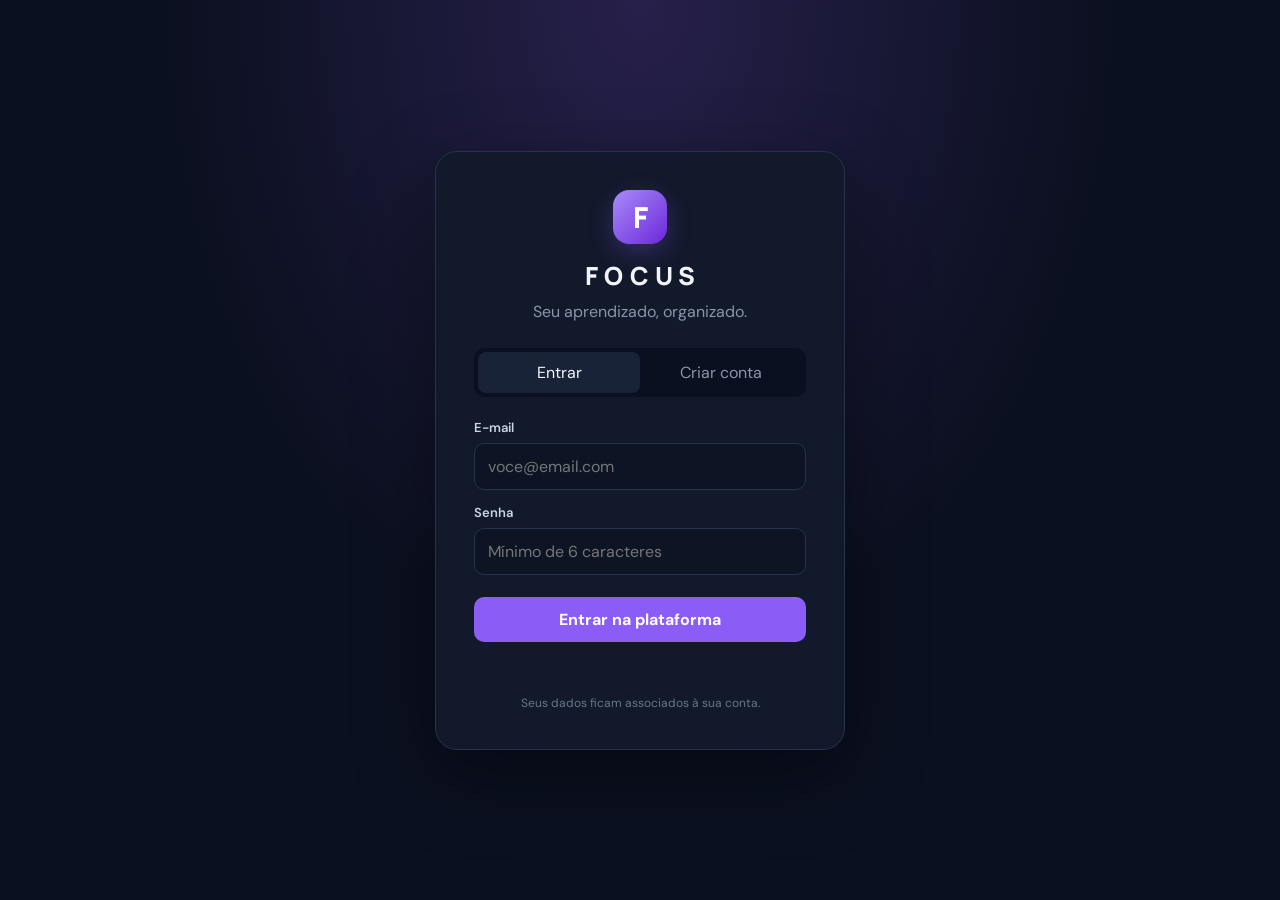
<file: index.html>
<!DOCTYPE html>
<html lang="pt-BR">
<head>
  <meta charset="UTF-8">
  <meta name="viewport" content="width=device-width, initial-scale=1.0">
  <meta name="theme-color" content="#0b1020">
  <meta name="description" content="FOCUS — organize matérias, atividades e sua rotina acadêmica.">
  <title>FOCUS | Organizador Acadêmico</title>
  <link rel="preconnect" href="https://fonts.googleapis.com">
  <link rel="preconnect" href="https://fonts.gstatic.com" crossorigin>
  <link href="https://fonts.googleapis.com/css2?family=DM+Sans:wght@400;500;600;700&family=Manrope:wght@500;600;700;800&display=swap" rel="stylesheet">
  <link rel="stylesheet" href="css/style.css">
  <script type="module" src="js/app.js"></script>
</head>
<body>
  <div id="toast" class="toast" role="status" aria-live="polite"></div>

  <main id="auth-screen" class="auth-screen">
    <section class="auth-card">
      <div class="brand-mark">F</div>
      <div class="brand-name">FOCUS</div>
      <p class="auth-subtitle">Seu aprendizado, organizado.</p>
      <div class="auth-tabs">
        <button id="login-tab" class="auth-tab active" type="button">Entrar</button>
        <button id="signup-tab" class="auth-tab" type="button">Criar conta</button>
      </div>
      <form id="auth-form">
        <label for="auth-email">E-mail</label>
        <input id="auth-email" type="email" autocomplete="email" placeholder="voce@email.com" required>
        <label for="auth-password">Senha</label>
        <input id="auth-password" type="password" autocomplete="current-password" minlength="6" placeholder="Mínimo de 6 caracteres" required>
        <button id="auth-submit" class="btn btn-primary btn-full" type="submit">Entrar na plataforma</button>
      </form>
      <p id="auth-feedback" class="form-feedback" aria-live="polite"></p>
      <p class="auth-footnote">Seus dados ficam associados à sua conta.</p>
    </section>
  </main>

  <div id="app-screen" class="app-shell hidden">
    <aside class="sidebar">
      <a class="brand" href="#dashboard" aria-label="FOCUS início">
        <span class="brand-mark small">F</span>
        <span><strong>FOCUS</strong><small>ACADEMIC ORGANIZER</small></span>
      </a>
      <div class="nav-label">ESPAÇO DE ESTUDO</div>
      <nav class="main-nav">
        <button class="nav-link active" data-view="dashboard"><span class="nav-icon">⌂</span>Visão geral</button>
        <button class="nav-link" data-view="subjects"><span class="nav-icon">▤</span>Matérias</button>
        <button class="nav-link" data-view="tasks"><span class="nav-icon">✓</span>Atividades</button>
        <button class="nav-link" data-view="notes"><span class="nav-icon">▧</span>Resumos</button>
        <button class="nav-link" data-view="calendar"><span class="nav-icon">▦</span>Calendário</button>
        <button class="nav-link" data-view="focus"><span class="nav-icon">◷</span>Pomodoro</button>
        <button class="nav-link" data-view="grades"><span class="nav-icon">★</span>Notas</button>
        <button class="nav-link" data-view="reports"><span class="nav-icon">↗</span>Relatórios</button>
        <button class="nav-link" data-view="profile"><span class="nav-icon">◎</span>Perfil</button>
      </nav>
      <div class="sidebar-bottom">
        <div class="profile-mini">
          <div class="avatar" id="user-avatar">F</div>
          <div class="profile-info"><strong id="user-email">Estudante</strong><small>Minha conta</small></div>
        </div>
        <button id="logout-button" class="logout-button">↪ <span>Sair da conta</span></button>
      </div>
    </aside>

    <main class="main-content">
      <header class="topbar">
        <div class="mobile-brand"><span class="brand-mark small">F</span><strong>FOCUS</strong></div>
        <div class="topbar-right">
          <span class="online-dot"></span><span class="online-label">Dados sincronizados</span>
        </div>
      </header>

      <section id="view-dashboard" class="view">
        <div class="page-heading">
          <div><p class="eyebrow" id="today-label">SEU ESPAÇO ACADÊMICO</p><h1>Visão geral</h1><p class="page-description">Um passo de cada vez. Mantenha seus estudos em movimento.</p></div>
          <button class="btn btn-primary" data-action="new-task">＋ Nova atividade</button>
        </div>
        <div id="reminder-box"></div>
        <div class="stat-grid">
          <article class="stat-card"><div class="stat-top"><span>Matérias</span><span class="stat-icon violet">▤</span></div><strong id="stat-subjects">0</strong><small>Disciplinas cadastradas</small></article>
          <article class="stat-card"><div class="stat-top"><span>Atividades abertas</span><span class="stat-icon blue">◷</span></div><strong id="stat-open">0</strong><small>Precisam da sua atenção</small></article>
          <article class="stat-card"><div class="stat-top"><span>Concluídas</span><span class="stat-icon green">✓</span></div><strong id="stat-done">0</strong><small>Atividades finalizadas</small></article>
          <article class="stat-card"><div class="stat-top"><span>Progresso</span><span class="stat-icon orange">↗</span></div><strong id="stat-progress">0%</strong><small>Do total de atividades</small></article>
        </div>
        <div class="dashboard-grid">
          <section class="panel">
            <div class="panel-heading"><div><h2>Próximas atividades</h2><p>O que vem pela frente.</p></div><button class="text-link" data-view="tasks">Ver todas →</button></div>
            <div id="dashboard-tasks" class="task-list"><div class="empty-state">Carregando atividades...</div></div>
          </section>
          <section class="panel">
            <div class="panel-heading"><div><h2>Suas matérias</h2><p>Disciplinas em andamento.</p></div><button class="text-link" data-view="subjects">Ver todas →</button></div>
            <div id="dashboard-subjects" class="subject-list"><div class="empty-state">Carregando matérias...</div></div>
          </section>
        </div>
      </section>

      <section id="view-subjects" class="view hidden">
        <div class="page-heading"><div><p class="eyebrow">ORGANIZE SEU CONTEÚDO</p><h1>Matérias</h1><p class="page-description">Cadastre e acompanhe suas disciplinas.</p></div></div>
        <section class="panel">
          <div class="panel-heading"><div><h2>Adicionar matéria</h2><p>Inclua uma disciplina no seu espaço de estudos.</p></div></div>
          <form id="subject-form" class="inline-form">
            <input id="subject-name" type="text" maxlength="80" placeholder="Ex.: Programação Orientada a Objetos" required>
            <input id="subject-description" type="text" maxlength="180" placeholder="Descrição (opcional)">
            <button class="btn btn-primary" type="submit">＋ Adicionar</button>
          </form>
        </section>
        <section class="panel section-panel"><div class="panel-heading"><div><h2>Minhas disciplinas</h2><p id="subject-total-label">0 matérias</p></div></div><div id="subjects-list" class="subject-cards"></div></section>
      </section>

      <section id="view-tasks" class="view hidden">
        <div class="page-heading"><div><p class="eyebrow">PRAZOS E ENTREGAS</p><h1>Atividades</h1><p class="page-description">Acompanhe trabalhos, provas e tarefas.</p></div></div>
        <section class="panel">
          <div class="panel-heading"><div><h2>Nova atividade</h2><p>Registre o que precisa ser feito.</p></div></div>
          <form id="task-form" class="task-form">
            <input id="task-title" type="text" maxlength="120" placeholder="Nome da atividade" required>
            <div class="form-row">
              <select id="task-subject"><option value="">Sem matéria vinculada</option></select>
              <input id="task-date" type="date" aria-label="Data de entrega">
              <select id="task-priority"><option value="Normal">Prioridade normal</option><option value="Alta">Prioridade alta</option><option value="Baixa">Prioridade baixa</option></select>
            </div>
            <textarea id="task-description" rows="2" maxlength="500" placeholder="Descrição ou observações (opcional)"></textarea>
            <button class="btn btn-primary" type="submit">＋ Salvar atividade</button>
          </form>
        </section>
        <section class="panel section-panel">
          <div class="panel-heading"><div><h2>Todas as atividades</h2><p>Atualize o andamento conforme concluir.</p></div><select id="task-filter" class="filter-select"><option value="Todas">Todas</option><option value="Pendente">Pendentes</option><option value="Em andamento">Em andamento</option><option value="Concluída">Concluídas</option></select></div>
          <div id="tasks-list" class="task-list"></div>
        </section>
      </section>

      <section id="view-notes" class="view hidden">
        <div class="page-heading"><div><p class="eyebrow">IDEIAS E APRENDIZADO</p><h1>Anotações</h1><p class="page-description">Guarde explicações, lembretes e pontos importantes.</p></div></div>
        <section class="panel">
          <div class="panel-heading"><div><h2>Nova anotação</h2><p>Registre o que você não quer esquecer.</p></div></div>
          <form id="note-form" class="task-form">
            <input id="note-title" type="text" maxlength="120" placeholder="Título da anotação" required>
            <select id="note-subject"><option value="">Sem matéria vinculada</option></select>
            <div class="form-row"><input id="note-topic" maxlength="120" placeholder="Tema para mini resumo (ex.: Termodinâmica)"><button id="note-autosummary" class="btn btn-secondary" type="button">✨ Gerar mini resumo</button></div>
            <textarea id="note-content" rows="5" maxlength="10000" placeholder="Escreva sua anotação..." required></textarea>
            <button class="btn btn-primary" type="submit">＋ Salvar anotação</button>
          </form>
        </section>
        <section class="panel section-panel"><div class="panel-heading"><div><h2>Anotações salvas</h2><p>Conteúdo particular da sua conta.</p></div></div><div id="notes-list" class="note-grid"></div></section>
      </section>

      <section id="view-calendar" class="view hidden">
        <div class="page-heading"><div><p class="eyebrow">DATAS IMPORTANTES</p><h1>Calendário acadêmico</h1><p class="page-description">Organize provas, aulas, trabalhos e compromissos.</p></div></div>
        <section class="panel">
          <div class="panel-heading"><div><h2>Novo evento</h2><p>Adicione uma data importante à sua agenda.</p></div></div>
          <form id="event-form" class="form-row">
            <input id="event-title" placeholder="Nome do evento" maxlength="120" required>
            <input id="event-date" type="date" required aria-label="Data do evento">
            <select id="event-type"><option>Aula</option><option>Prova</option><option>Simulado</option><option>Trabalho</option><option>Compromisso</option><option>Outro</option></select>
            <select id="event-remind" aria-label="Lembrete"><option value="1">Lembrar 1 dia antes</option><option value="0">Lembrar no dia</option><option value="3">Lembrar 3 dias antes</option><option value="7">Lembrar 7 dias antes</option></select><button class="btn btn-primary" type="submit">＋ Adicionar evento</button>
          </form>
        </section>
        <section class="panel">
          <div class="panel-heading"><div><h2>Importar calendário</h2><p>Envie um arquivo .ics (Google Agenda, Outlook ou portal da faculdade). Você escolhe o que entra.</p></div></div>
          <div class="form-row">
            <input id="ics-file" type="file" accept=".ics,text/calendar">
            <select id="ics-filter-type"><option value="">Todos os tipos</option><option>Prova</option><option>Simulado</option><option>Trabalho</option><option>Aula</option><option>Compromisso</option></select>
            <select id="ics-remind"><option value="1">Lembrar 1 dia antes</option><option value="0">Lembrar no dia</option><option value="3">Lembrar 3 dias antes</option><option value="7">Lembrar 7 dias antes</option></select>
          </div>
          <label class="field-hint"><input type="checkbox" id="ics-future" checked> Mostrar só eventos a partir de hoje</label>
          <div id="ics-preview" class="task-list"></div>
          <div class="form-row"><button id="ics-import" class="btn btn-primary hidden" type="button">Importar selecionados</button><button id="notify-enable" class="btn btn-secondary" type="button">🔔 Ativar notificações do navegador</button></div>
        </section>
        <section class="panel section-panel">
          <div class="panel-heading"><div><h2>Próximos eventos</h2><p>Eventos cadastrados na sua conta.</p></div></div>
          <div id="events-list" class="task-list"></div>
        </section>
      </section>

      <section id="view-focus" class="view hidden">
        <div class="page-heading"><div><p class="eyebrow">SEU TEMPO DE CONCENTRAÇÃO</p><h1>Modo foco</h1><p class="page-description">Faça uma sessão de cada vez e respeite suas pausas.</p></div></div>
        <section class="panel pomodoro-panel">
          <div class="pomodoro-mode">
            <button class="mode-button active" data-minutes="25" data-mode="Foco">Foco · 25 min</button>
            <button class="mode-button" data-minutes="5" data-mode="Pausa curta">Pausa curta · 5 min</button>
            <button class="mode-button" data-minutes="15" data-mode="Pausa longa">Pausa longa · 15 min</button>
          </div>
          <div id="pomodoro-clock" class="pomodoro-clock">25:00</div>
          <p id="pomodoro-label" class="page-description">Hora de concentrar.</p>
          <div class="pomodoro-actions"><button id="timer-start" class="btn btn-primary">Iniciar foco</button><button id="timer-reset" class="btn btn-secondary">Reiniciar</button></div>
          <p class="pomodoro-hint">As sessões concluídas são registradas no seu histórico.</p>
        </section>
        <section class="panel section-panel"><div class="panel-heading"><div><h2>Histórico de sessões</h2><p>Seus ciclos de foco concluídos.</p></div></div><div id="focus-history" class="task-list"></div></section>
      </section>

      <section id="view-grades" class="view hidden">
        <div class="page-heading"><div><p class="eyebrow">ACOMPANHAMENTO ACADÊMICO</p><h1>Calculadora de notas</h1><p class="page-description">Registre avaliações e acompanhe suas médias.</p></div></div>
        <section class="panel">
          <div class="panel-heading"><div><h2>Método de cálculo da faculdade</h2><p>Anote como sua instituição calcula a média e configure o cálculo automático.</p></div></div>
          <form id="method-form" class="task-form">
            <label for="method-subject">Vale para</label>
            <select id="method-subject"><option value="">Todas as matérias (regra geral)</option></select>
            <label for="method-notes">Regra da faculdade (suas anotações)</label>
            <textarea id="method-notes" rows="3" maxlength="1000" placeholder="Ex.: Média = (AV1 + AV2) / 2. Abaixo de 7, faz prova final e a média passa a ser (média + final) / 2."></textarea>
            <h3 class="profile-section-title">Método de cálculo das notas</h3>
            <label for="profile-calculation-method">Como deseja calcular as médias?</label>
            <select id="profile-calculation-method">
              <option value="weighted">Média ponderada por avaliação</option>
              <option value="arithmetic">Média aritmética simples</option>
              <option value="sum">Soma de pontos</option>
              <option value="category">Pesos por categoria</option>
              <option value="custom">Fórmula personalizada</option>
            </select>
            <label for="profile-default-weights">Sequência de pesos padrão (%)</label><input id="profile-default-weights" placeholder="15, 15, 70" required><small class="field-hint">Usada como sugestão no método ponderado. Exemplo: 15, 15, 70.</small>
            <label for="profile-category-weights">Pesos por categoria (%)</label><input id="profile-category-weights" placeholder="Prova: 70, Trabalho: 30"><small class="field-hint">No método por categoria, informe Categoria: peso, separando itens por vírgula. A soma deve ser 100. Exemplo: Prova: 70, Trabalho: 30.</small>
            <label for="profile-custom-formula">Fórmula personalizada</label><input id="profile-custom-formula" placeholder="(N1 * 0.2) + (N2 * 0.3) + (N3 * 0.5)"><small class="field-hint">Use N1, N2, N3... na ordem em que as avaliações foram cadastradas. Permitidos: números, +, -, *, / e parênteses. Não use funções ou código.</small>
            <button class="btn btn-primary" type="submit">Salvar método de cálculo</button>
          </form>
        </section>
        <section class="panel">
          <div class="panel-heading"><div><h2>Adicionar avaliação</h2><p>Informe a matéria, a avaliação e a nota obtida.</p></div></div>
          <form id="grade-form" class="form-row">
            <select id="grade-subject" required><option value="">Selecione uma matéria</option></select>
            <input id="grade-title" placeholder="Ex.: Prova 1" maxlength="100" required>
            <input id="grade-category" placeholder="Categoria (ex.: Prova, Trabalho)" maxlength="60">
            <input id="grade-value" type="number" min="0" max="100" step="0.01" placeholder="Nota (0 a 100)" required>
            <input id="grade-weight" type="number" min="0.01" max="100" step="0.01" value="15" placeholder="Peso (%)" aria-label="Peso da avaliação em porcentagem" required>
            <button class="btn btn-primary" type="submit">＋ Salvar avaliação</button>
          </form>
          <p id="grade-method-hint" class="pomodoro-hint">O método de cálculo é definido no Perfil. Você pode usar pesos diferentes por avaliação ou por categoria.</p>
        </section>
        <section class="panel section-panel"><div class="panel-heading"><div><h2>Minhas médias</h2><p>Notas registradas por disciplina.</p></div></div><div id="grades-list" class="task-list"></div></section>
      </section>

      <section id="view-reports" class="view hidden">
        <div class="page-heading"><div><p class="eyebrow">SUA EVOLUÇÃO</p><h1>Relatórios</h1><p class="page-description">Uma visão geral do que você já realizou no FOCUS.</p></div></div>
        <div class="stat-grid">
          <article class="stat-card"><div class="stat-top"><span>Horas de foco</span><span class="stat-icon violet">◷</span></div><strong id="report-hours">0h</strong><small>Tempo registrado em sessões</small></article>
          <article class="stat-card"><div class="stat-top"><span>Sessões concluídas</span><span class="stat-icon blue">✓</span></div><strong id="report-sessions">0</strong><small>Ciclos de foco finalizados</small></article>
          <article class="stat-card"><div class="stat-top"><span>Atividades concluídas</span><span class="stat-icon green">↗</span></div><strong id="report-tasks">0</strong><small>Entregas finalizadas</small></article>
          <article class="stat-card"><div class="stat-top"><span>Resumos salvos</span><span class="stat-icon orange">▧</span></div><strong id="report-notes">0</strong><small>Anotações na sua biblioteca</small></article>
        </div>
        <section class="panel"><div class="panel-heading"><div><h2>Progresso das atividades</h2><p>Percentual de tarefas concluídas.</p></div></div><div class="progress-track"><div id="report-progress-bar" class="progress-fill"></div></div><p id="report-progress-label" class="pomodoro-hint">0% concluído</p></section>
      </section>

      <section id="view-profile" class="view hidden">
        <div class="page-heading"><div><p class="eyebrow">CONFIGURAÇÕES</p><h1>Meu perfil</h1><p class="page-description">Informações da sua conta FOCUS.</p></div></div>
        <section class="panel profile-panel">
          <div class="profile-large"><div class="avatar large" id="profile-avatar">F</div><div><h2 id="profile-email">Estudante</h2><p class="page-description">Conta pessoal FOCUS · desde <span id="profile-created">—</span></p></div></div>
          <form id="profile-form" class="task-form">
            <h3>Dados pessoais</h3>
            <label for="profile-name">Nome de exibição</label><input id="profile-name" maxlength="100" placeholder="Como deseja ser chamado?">
            <div class="form-row"><div><label for="profile-course">Curso</label><input id="profile-course" maxlength="100" placeholder="Ex.: Análise e Desenvolvimento de Sistemas"></div><div><label for="profile-institution">Instituição</label><input id="profile-institution" maxlength="120" placeholder="Nome da instituição"></div></div>
            <h3 class="profile-section-title">Preferências acadêmicas</h3>
            <div class="form-row"><div><label for="profile-min-grade">Nota mínima para aprovação</label><input id="profile-min-grade" type="number" min="0" max="100" step="0.1" required></div><div><label for="profile-scale">Escala de notas</label><input id="profile-scale" value="0 a 100 pontos" readonly></div><div><label for="profile-theme">Aparência</label><select id="profile-theme"><option value="dark">Tema escuro</option><option value="light">Tema claro</option></select></div></div>
            <button class="btn btn-primary" type="submit">Salvar perfil e preferências</button>
          </form>
          <div class="profile-divider"></div>
          <form id="password-form" class="task-form"><h3>Segurança</h3><label for="new-password">Nova senha</label><input id="new-password" type="password" minlength="8" autocomplete="new-password" placeholder="Mínimo de 8 caracteres" required><button class="btn btn-secondary" type="submit">Atualizar senha</button></form>
          <div class="security-actions"><button id="signout-all-button" class="btn btn-secondary" type="button">Encerrar sessões em todos os dispositivos</button></div>
          <div class="danger-zone"><h3>Zona de exclusão</h3><p>Excluir sua conta remove permanentemente seus dados acadêmicos associados. Essa ação não pode ser desfeita.</p><button id="delete-account-button" class="btn btn-danger" type="button">Excluir minha conta e meus dados</button><small class="field-hint">A exclusão exige a implantação da função segura descrita no README.</small></div>
        </section>
      </section>

      <footer class="footer">FOCUS <span>•</span> Estude com propósito. Evolua com foco.</footer>
    </main>
  </div>

  <dialog id="edit-task-dialog" class="dialog">
    <form id="edit-task-form" method="dialog">
      <div class="panel-heading"><div><h2>Editar atividade</h2><p>Atualize as informações.</p></div><button type="button" class="icon-button" id="close-dialog" aria-label="Fechar">×</button></div>
      <input type="hidden" id="edit-task-id">
      <label for="edit-task-title">Título</label><input id="edit-task-title" required maxlength="120">
      <label for="edit-task-status">Status</label><select id="edit-task-status"><option>Pendente</option><option>Em andamento</option><option>Concluída</option></select>
      <label for="edit-task-date">Data de entrega</label><input id="edit-task-date" type="date">
      <div class="dialog-actions"><button type="button" class="btn btn-secondary" id="cancel-dialog">Cancelar</button><button type="submit" class="btn btn-primary">Salvar alterações</button></div>
    </form>
  </dialog>
</body>
</html>
</file>
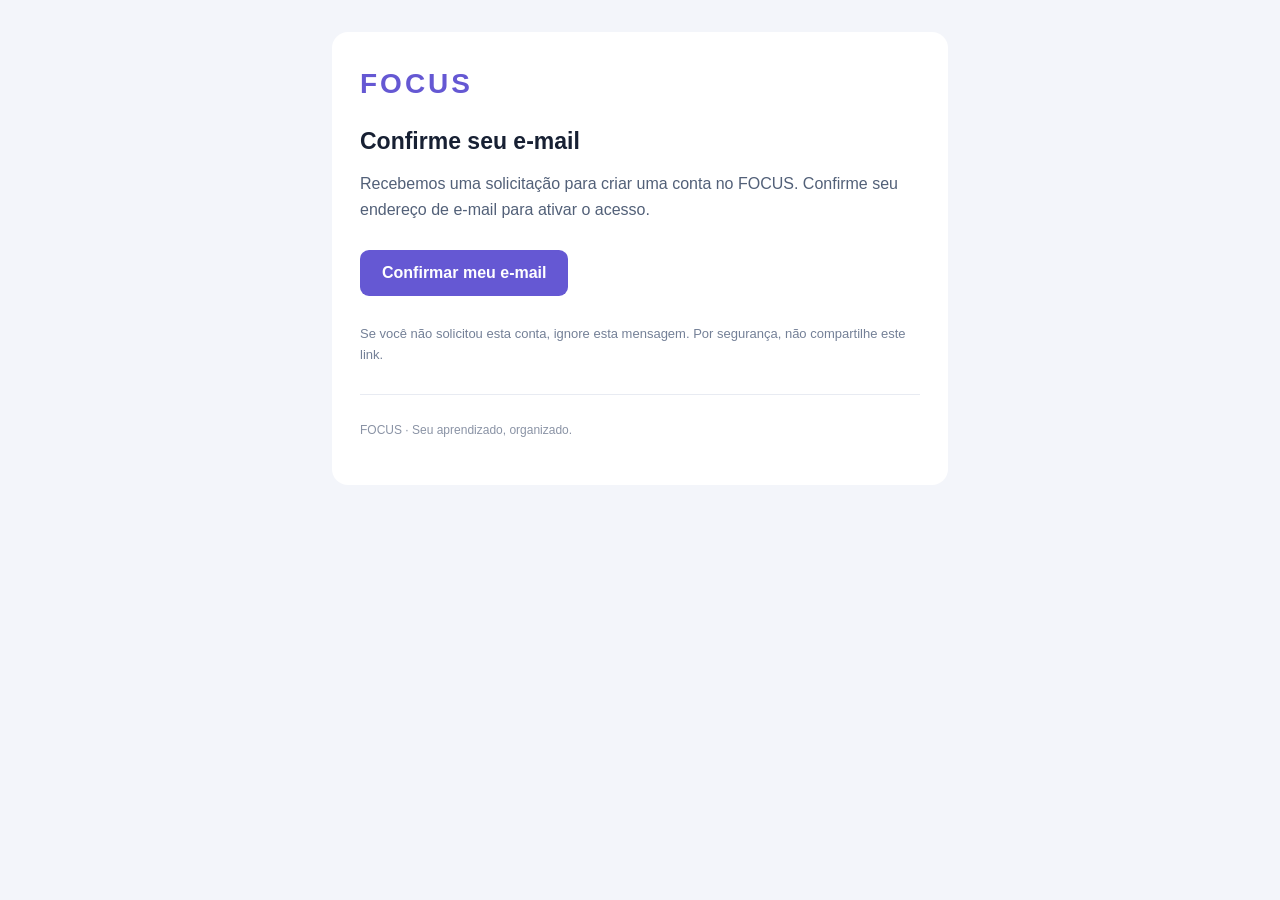
<file: confirm-signup.html>
<!doctype html>
<html lang="pt-BR">
<head><meta charset="utf-8"><meta name="viewport" content="width=device-width,initial-scale=1"><title>Confirme seu e-mail — FOCUS</title></head>
<body style="margin:0;background:#f3f5fa;font-family:Arial,sans-serif;color:#172033;padding:32px 12px">
  <main style="max-width:560px;margin:0 auto;background:#fff;border-radius:16px;padding:36px 28px">
    <div style="font-size:28px;font-weight:800;letter-spacing:3px;color:#6558d3">FOCUS</div>
    <h1 style="font-size:23px;margin:28px 0 12px">Confirme seu e-mail</h1>
    <p style="line-height:1.6;color:#526078">Recebemos uma solicitação para criar uma conta no FOCUS. Confirme seu endereço de e-mail para ativar o acesso.</p>
    <p style="margin:28px 0"><a href="{{ .ConfirmationURL }}" style="display:inline-block;background:#6558d3;color:#fff;text-decoration:none;padding:14px 22px;border-radius:9px;font-weight:700">Confirmar meu e-mail</a></p>
    <p style="font-size:13px;line-height:1.6;color:#748097">Se você não solicitou esta conta, ignore esta mensagem. Por segurança, não compartilhe este link.</p>
    <hr style="border:0;border-top:1px solid #e8ebf2;margin:28px 0"><p style="font-size:12px;color:#8a93a5">FOCUS · Seu aprendizado, organizado.</p>
  </main>
</body>
</html>
</file>
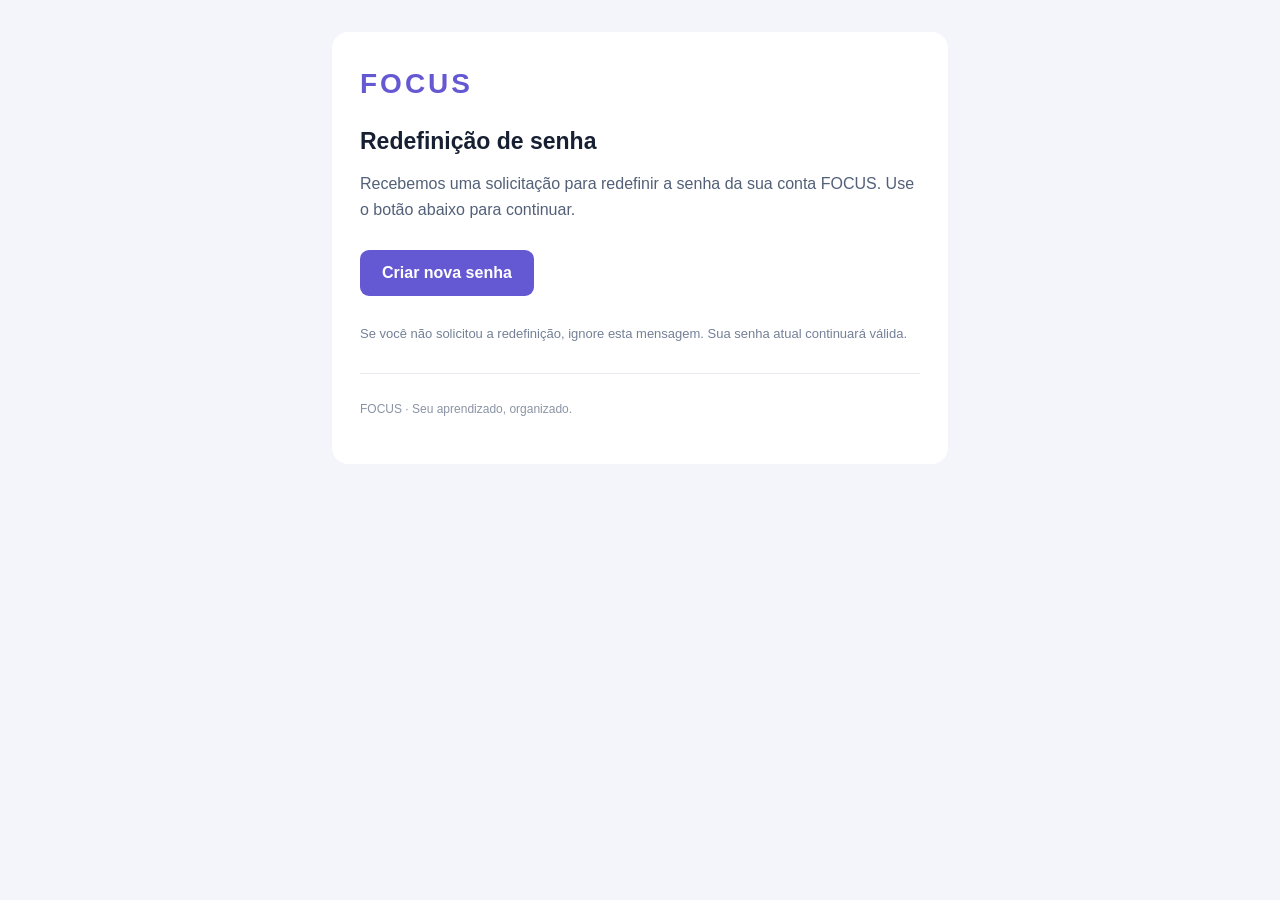
<file: reset-password.html>
<!doctype html>
<html lang="pt-BR">
<head><meta charset="utf-8"><meta name="viewport" content="width=device-width,initial-scale=1"><title>Redefina sua senha — FOCUS</title></head>
<body style="margin:0;background:#f3f5fa;font-family:Arial,sans-serif;color:#172033;padding:32px 12px">
  <main style="max-width:560px;margin:0 auto;background:#fff;border-radius:16px;padding:36px 28px">
    <div style="font-size:28px;font-weight:800;letter-spacing:3px;color:#6558d3">FOCUS</div>
    <h1 style="font-size:23px;margin:28px 0 12px">Redefinição de senha</h1>
    <p style="line-height:1.6;color:#526078">Recebemos uma solicitação para redefinir a senha da sua conta FOCUS. Use o botão abaixo para continuar.</p>
    <p style="margin:28px 0"><a href="{{ .ConfirmationURL }}" style="display:inline-block;background:#6558d3;color:#fff;text-decoration:none;padding:14px 22px;border-radius:9px;font-weight:700">Criar nova senha</a></p>
    <p style="font-size:13px;line-height:1.6;color:#748097">Se você não solicitou a redefinição, ignore esta mensagem. Sua senha atual continuará válida.</p>
    <hr style="border:0;border-top:1px solid #e8ebf2;margin:28px 0"><p style="font-size:12px;color:#8a93a5">FOCUS · Seu aprendizado, organizado.</p>
  </main>
</body>
</html>
</file>
<file: css/style.css>
:root {
  color-scheme: dark;
  --bg: #0b1020; --surface: #121a2b; --surface-2: #182338;
  --border: #26334a; --text: #f2f4fa; --muted: #8995aa;
  --primary: #8b5cf6; --primary-hover: #7544df; --green: #34d399;
  --blue: #60a5fa; --orange: #fbbf24; --danger: #fb7185;
}
* { box-sizing: border-box; }
body { margin: 0; background: var(--bg); color: var(--text); font-family: "DM Sans", sans-serif; }
button, input, textarea, select { font: inherit; }
button { cursor: pointer; }
.hidden { display: none !important; }
a { color: inherit; text-decoration: none; }
.auth-screen { min-height: 100vh; display: grid; place-items: center; padding: 24px; background: radial-gradient(ellipse at 50% 0%, #27204b 0%, #0b1020 52%); }
.auth-card { width: min(100%, 410px); padding: 38px; background: rgba(18,26,43,.96); border: 1px solid var(--border); border-radius: 22px; box-shadow: 0 24px 80px #0006; text-align: center; }
.brand-mark { width: 54px; height: 54px; display: grid; place-items: center; margin: 0 auto 14px; border-radius: 16px; background: linear-gradient(135deg,#a78bfa,#6d28d9); color: white; font: 800 29px Manrope,sans-serif; box-shadow: 0 8px 24px #8b5cf644; }
.brand-name { font: 800 25px Manrope,sans-serif; letter-spacing: .25em; padding-left: .25em; }
.auth-subtitle { color: var(--muted); margin: 8px 0 26px; }
.auth-tabs { display: grid; grid-template-columns: 1fr 1fr; padding: 4px; background: var(--bg); border-radius: 10px; margin-bottom: 22px; }
.auth-tab { border: 0; border-radius: 8px; padding: 10px; color: var(--muted); background: transparent; }
.auth-tab.active { background: var(--surface-2); color: var(--text); }
label { display: block; text-align: left; margin: 14px 0 7px; color: #cbd5e1; font-size: 13px; font-weight: 600; }
input, textarea, select { width: 100%; color: var(--text); background: #0d1525; border: 1px solid var(--border); border-radius: 10px; padding: 12px 13px; outline: none; }
input:focus, textarea:focus, select:focus { border-color: var(--primary); box-shadow: 0 0 0 3px #8b5cf622; }
textarea { resize: vertical; }
.btn { border: 0; border-radius: 10px; padding: 12px 17px; font-weight: 700; transition: .18s ease; }
.btn-primary { color: white; background: var(--primary); }
.btn-primary:hover { background: var(--primary-hover); transform: translateY(-1px); }
.btn-full { width: 100%; margin-top: 22px; }
.btn-secondary { background: #26334a; color: var(--text); }
.form-feedback { min-height: 20px; color: #c4b5fd; font-size: 13px; line-height: 1.5; overflow-wrap: anywhere; }
.auth-footnote { color: #68758b; font-size: 12px; margin: 20px 0 0; }
.app-shell { min-height: 100vh; }
.sidebar { position: fixed; inset: 0 auto 0 0; width: 252px; padding: 27px 19px 20px; background: #101829; border-right: 1px solid var(--border); display: flex; flex-direction: column; z-index: 5; }
.brand { display: flex; align-items: center; gap: 11px; padding: 0 8px 36px; }
.brand-mark.small { width: 40px; height: 40px; margin: 0; border-radius: 12px; font-size: 22px; flex: 0 0 auto; }
.brand strong { display: block; font: 800 18px Manrope,sans-serif; letter-spacing: .17em; }
.brand small { display: block; color: #728099; font-size: 8px; letter-spacing: .13em; margin-top: 3px; }
.nav-label, .eyebrow { color: #7f8ba2; font-size: 10px; font-weight: 700; letter-spacing: .15em; }
.nav-label { padding: 0 11px 12px; }
.main-nav { display: grid; gap: 6px; }
.nav-link { width: 100%; text-align: left; display: flex; gap: 13px; align-items: center; padding: 12px 13px; color: #9aa6ba; background: transparent; border: 0; border-radius: 10px; font-size: 14px; }
.nav-link:hover, .nav-link.active { color: #e9ddff; background: #292044; }
.nav-link.active { box-shadow: inset 3px 0 #a78bfa; }
.nav-icon { width: 19px; text-align: center; font-size: 17px; }
.sidebar-bottom { margin-top: auto; }
.profile-mini { display: flex; align-items: center; gap: 10px; padding: 13px 5px; border-top: 1px solid var(--border); }
.avatar { display: grid; place-items: center; width: 35px; height: 35px; border-radius: 50%; background: #33265a; color: #d8c8ff; font-weight: 700; }
.profile-info { min-width: 0; }
.profile-info strong { display: block; max-width: 155px; overflow: hidden; text-overflow: ellipsis; font-size: 12px; }
.profile-info small { color: var(--muted); font-size: 11px; }
.logout-button { width: 100%; padding: 11px; color: #aab5c8; text-align: left; background: transparent; border: 0; border-radius: 9px; }
.logout-button:hover { background: #202b40; color: white; }
.main-content { margin-left: 252px; padding: 0 38px 24px; max-width: 1700px; }
.topbar { height: 70px; display: flex; align-items: center; justify-content: flex-end; border-bottom: 1px solid #1e293b; margin-bottom: 34px; }
.topbar-right { display: flex; align-items: center; gap: 8px; color: #8290a7; font-size: 12px; }
.online-dot { width: 7px; height: 7px; background: var(--green); border-radius: 50%; box-shadow: 0 0 12px #34d39988; }
.mobile-brand { display: none; }
.view { max-width: 1250px; margin: auto; }
.page-heading { display: flex; align-items: center; justify-content: space-between; gap: 20px; margin-bottom: 27px; }
.page-heading h1 { font: 800 32px Manrope,sans-serif; margin: 7px 0; letter-spacing: -.04em; }
.page-description { color: var(--muted); margin: 0; font-size: 14px; }
.stat-grid { display: grid; grid-template-columns: repeat(4,1fr); gap: 15px; margin-bottom: 20px; }
.stat-card, .panel { background: linear-gradient(145deg,#151f32,#111a2a); border: 1px solid var(--border); border-radius: 15px; }
.stat-card { padding: 19px; }
.stat-top { display: flex; align-items: center; justify-content: space-between; color: #aab5c8; font-size: 13px; }
.stat-icon { display: grid; place-items: center; width: 31px; height: 31px; border-radius: 9px; font-weight: 700; }
.violet { color: #c4b5fd; background: #33265a; } .blue { color: #93c5fd; background: #1d3554; } .green { color: #6ee7b7; background: #164438; } .orange { color: #fcd34d; background: #49391b; }
.stat-card > strong { display: block; font: 800 30px Manrope,sans-serif; margin: 13px 0 3px; }
.stat-card > small { color: #75839a; font-size: 11px; }
.dashboard-grid { display: grid; grid-template-columns: 1.25fr .85fr; gap: 18px; }
.panel { padding: 21px; }
.panel-heading { display: flex; align-items: center; justify-content: space-between; gap: 12px; margin-bottom: 18px; }
.panel-heading h2 { font: 700 16px Manrope,sans-serif; margin: 0 0 5px; }
.panel-heading p { color: var(--muted); font-size: 12px; margin: 0; }
.text-link { background: transparent; border: 0; color: #b9a3ff; font-size: 12px; white-space: nowrap; }
.empty-state { padding: 24px 12px; text-align: center; color: #77849a; font-size: 13px; }
.task-list, .subject-list { display: grid; gap: 9px; }
.task-row, .subject-row, .note-card { background: #0e1727; border: 1px solid #243149; border-radius: 11px; padding: 13px; }
.task-row { display: flex; align-items: center; gap: 11px; }
.task-main { flex: 1; min-width: 0; }
.task-main strong, .subject-row strong { display: block; font-size: 13px; overflow-wrap: anywhere; }
.task-main small, .subject-row small { display: block; color: var(--muted); font-size: 11px; margin-top: 5px; }
.status-pill, .priority-pill { display: inline-flex; padding: 4px 8px; border-radius: 20px; font-size: 10px; white-space: nowrap; background: #26334a; color: #cbd5e1; }
.status-pill.done { color: #6ee7b7; background: #164438; }
.status-pill.progress { color: #93c5fd; background: #1d3554; }
.priority-pill.high { color: #fda4af; background: #4a2533; }
.subject-row { display: flex; align-items: center; gap: 10px; }
.subject-dot { width: 9px; height: 9px; border-radius: 50%; background: #a78bfa; flex: 0 0 auto; }
.inline-form { display: grid; grid-template-columns: 1.3fr 1fr auto; gap: 10px; }
.task-form { display: grid; gap: 12px; }
.form-row { display: grid; grid-template-columns: 1.2fr 1fr 1fr; gap: 10px; }
.section-panel { margin-top: 18px; }
.subject-cards { display: grid; grid-template-columns: repeat(2,1fr); gap: 11px; }
.subject-card { display: flex; justify-content: space-between; align-items: flex-start; gap: 12px; padding: 16px; background: #0e1727; border: 1px solid #243149; border-radius: 11px; }
.subject-card h3 { font-size: 14px; margin: 0 0 5px; }
.subject-card p { color: var(--muted); font-size: 12px; margin: 0; overflow-wrap: anywhere; }
.icon-button, .mini-button { background: transparent; color: #aab5c8; border: 1px solid #334155; border-radius: 8px; padding: 7px 9px; }
.icon-button:hover, .mini-button:hover { color: white; border-color: #8b5cf6; }
.row-actions { display: flex; gap: 6px; }
.filter-select { width: auto; min-width: 145px; padding: 9px; font-size: 12px; }
.note-grid { display: grid; grid-template-columns: repeat(2,1fr); gap: 11px; }
.note-card h3 { font-size: 14px; margin: 0 0 8px; }
.note-card p { white-space: pre-wrap; overflow-wrap: anywhere; color: #aab5c8; font-size: 12px; line-height: 1.6; margin: 0 0 12px; }
.note-meta { display: flex; justify-content: space-between; align-items: center; gap: 8px; color: var(--muted); font-size: 10px; }
.footer { max-width: 1250px; margin: 38px auto 0; padding-top: 17px; border-top: 1px solid #1e293b; color: #65728a; font-size: 11px; letter-spacing: .03em; }
.footer span { color: #a78bfa; padding: 0 5px; }
.toast { position: fixed; z-index: 20; right: 22px; top: 20px; max-width: min(90vw,380px); padding: 13px 17px; border: 1px solid #46536b; border-radius: 11px; background: #1a2740; color: #f1f5f9; box-shadow: 0 12px 40px #0006; opacity: 0; transform: translateY(-8px); pointer-events: none; transition: .2s; font-size: 13px; }
.toast.show { opacity: 1; transform: translateY(0); }
.dialog { width: min(92vw,480px); padding: 23px; color: var(--text); background: var(--surface); border: 1px solid var(--border); border-radius: 16px; }
.dialog::backdrop { background: #020617bb; backdrop-filter: blur(4px); }
.dialog label { margin-top: 13px; }
.dialog-actions { display: flex; justify-content: flex-end; gap: 9px; margin-top: 20px; }
@media (max-width: 1050px) { .stat-grid { grid-template-columns: repeat(2,1fr); } .dashboard-grid { grid-template-columns: 1fr; } .main-content { padding-inline: 25px; } }
@media (max-width: 720px) {
  .sidebar { position: static; width: 100%; padding: 13px 15px; border-right: 0; border-bottom: 1px solid var(--border); }
  .brand { display: none; } .nav-label, .sidebar-bottom { display: none; }
  .main-nav { display: flex; overflow-x: auto; gap: 5px; }
  .nav-link { width: auto; flex: 0 0 auto; padding: 10px; font-size: 12px; gap: 7px; }
  .nav-icon { display: none; }
  .app-shell { display: flex; flex-direction: column; }
  .main-content { margin: 0; padding: 0 15px 20px; }
  .topbar { height: 56px; margin-bottom: 24px; justify-content: space-between; }
  .mobile-brand { display: flex; align-items: center; gap: 9px; font: 800 15px Manrope,sans-serif; letter-spacing: .15em; }
  .mobile-brand .brand-mark { width: 31px; height: 31px; font-size: 17px; border-radius: 9px; }
  .online-label { font-size: 10px; }
  .page-heading { align-items: flex-start; flex-direction: column; }
  .page-heading h1 { font-size: 27px; }
  .stat-grid { gap: 9px; }
  .stat-card { padding: 14px; } .stat-card > strong { font-size: 25px; }
  .inline-form, .form-row { grid-template-columns: 1fr; }
  .subject-cards, .note-grid { grid-template-columns: 1fr; }
  .panel { padding: 16px; }
  .task-row { align-items: flex-start; flex-wrap: wrap; }
  .task-row .row-actions { margin-left: auto; }
}


/* Módulos adicionais: calendário, Pomodoro, notas e relatórios */
.pomodoro-panel { text-align: center; padding: 34px 20px; }
.pomodoro-mode { display: flex; justify-content: center; flex-wrap: wrap; gap: 8px; }
.mode-button { background: #0e1727; color: #aab5c8; border: 1px solid var(--border); border-radius: 20px; padding: 9px 14px; font-size: 12px; }
.mode-button.active { background: #33265a; color: #e9ddff; border-color: #7655c9; }
.pomodoro-clock { font: 800 clamp(58px, 12vw, 100px) Manrope,sans-serif; letter-spacing: -.06em; margin: 28px 0 8px; color: #d8c8ff; font-variant-numeric: tabular-nums; }
.pomodoro-actions { display: flex; justify-content: center; gap: 10px; margin-top: 22px; }
.pomodoro-hint { color: var(--muted); font-size: 12px; line-height: 1.6; margin-top: 18px; }
.progress-track { height: 12px; background: #26334a; border-radius: 20px; overflow: hidden; }
.progress-fill { height: 100%; width: 0; background: linear-gradient(90deg,#7c3aed,#a78bfa); border-radius: inherit; transition: width .3s; }
.profile-panel { max-width: 650px; }
.profile-large { display: flex; align-items: center; gap: 15px; padding-bottom: 25px; border-bottom: 1px solid var(--border); margin-bottom: 24px; }
.profile-large h2 { margin: 0 0 5px; font: 700 18px Manrope,sans-serif; overflow-wrap: anywhere; }
.avatar.large { width: 58px; height: 58px; font-size: 22px; }
.profile-panel h3 { font: 700 15px Manrope,sans-serif; margin: 0; }
@media (max-width: 720px) {
  .pomodoro-panel { padding: 25px 12px; }
  .mode-button { font-size: 10px; padding: 8px 10px; }
}

/* Calculadora ponderada e configurações do perfil */
.grade-card { background: #0e1727; border: 1px solid #243149; border-radius: 12px; padding: 15px; }
.grade-card + .grade-card { margin-top: 10px; }
.grade-card-top { display: flex; justify-content: space-between; align-items: flex-start; gap: 16px; }
.grade-card .task-main small { display: block; line-height: 1.6; margin-top: 7px; }
.grade-average { display: grid; justify-items: end; flex: 0 0 auto; }
.grade-average strong { font: 800 27px Manrope,sans-serif; }
.grade-average > span { color: var(--muted); font-size: 11px; }
.grade-average em { margin-top: 7px; font-style: normal; }
.weight-coverage { color: #a78bfa !important; }
.grade-items { display: grid; gap: 7px; margin-top: 13px; padding-top: 12px; border-top: 1px solid var(--border); }
.grade-item { display: flex; align-items: center; justify-content: space-between; gap: 10px; color: var(--muted); font-size: 12px; }
.profile-section-title { margin-top: 12px !important; padding-top: 17px; border-top: 1px solid var(--border); }
.field-hint { color: var(--muted); font-size: 11px; line-height: 1.5; }
.profile-divider { height: 1px; background: var(--border); margin: 25px 0; }
.security-actions { margin-top: 14px; }
.danger-zone { margin-top: 25px; padding: 17px; border: 1px solid #7f3346; border-radius: 12px; background: #351b2a; }
.danger-zone h3 { color: #fecdd3; margin: 0 0 7px; }
.danger-zone p { color: #e5aab7; font-size: 12px; line-height: 1.6; }
.btn-danger { background: #a83250; color: #fff; }
.btn-danger:hover { background: #8f2742; }

/* Tema claro */
:root[data-theme="light"] { color-scheme: light; --bg: #f3f5fb; --surface: #ffffff; --surface-2: #e9edf7; --border: #d9dfeb; --text: #20283a; --muted: #667085; }
:root[data-theme="light"] body { background: var(--bg); color: var(--text); }
:root[data-theme="light"] .auth-screen { background: radial-gradient(ellipse at 50% 0%, #e7e0ff 0%, #f3f5fb 58%); }
:root[data-theme="light"] .auth-card, :root[data-theme="light"] .panel, :root[data-theme="light"] .stat-card { background: #fff; color: var(--text); }
:root[data-theme="light"] .sidebar { background: #fff; }
:root[data-theme="light"] .topbar { border-color: var(--border); }
:root[data-theme="light"] input, :root[data-theme="light"] textarea, :root[data-theme="light"] select { background: #fff; color: #20283a; border-color: #cbd3e1; }
:root[data-theme="light"] label { color: #465166; }
:root[data-theme="light"] .task-row, :root[data-theme="light"] .subject-row, :root[data-theme="light"] .subject-card, :root[data-theme="light"] .note-card, :root[data-theme="light"] .grade-card { background: #f8f9fc; border-color: #dce2ec; color: #20283a; }
:root[data-theme="light"] .note-card p, :root[data-theme="light"] .task-main small, :root[data-theme="light"] .subject-row small { color: #667085; }
:root[data-theme="light"] .nav-link { color: #5c6679; }
:root[data-theme="light"] .nav-link:hover, :root[data-theme="light"] .nav-link.active { color: #5434a4; background: #eee9ff; }
:root[data-theme="light"] .logout-button { color: #596579; }
:root[data-theme="light"] .logout-button:hover { background: #edf0f6; color: #20283a; }
:root[data-theme="light"] .profile-large { border-color: var(--border); }
:root[data-theme="light"] .profile-divider { background: var(--border); }
:root[data-theme="light"] .dialog { background: #fff; color: #20283a; }
:root[data-theme="light"] .mode-button { background: #f1f3f8; color: #596579; }
:root[data-theme="light"] .mode-button.active { background: #eee9ff; color: #5434a4; }
:root[data-theme="light"] .pomodoro-clock { color: #6847bd; }
:root[data-theme="light"] .footer { border-color: var(--border); }
:root[data-theme="light"] .danger-zone { background: #fff1f3; border-color: #f1b9c4; }
:root[data-theme="light"] .danger-zone h3 { color: #9f2944; }
:root[data-theme="light"] .danger-zone p { color: #874052; }
@media (max-width: 720px) { .grade-card-top { flex-direction: column; } .grade-average { justify-items: start; } .grade-item { align-items: flex-start; } }

.reminder-banner{background:rgba(124,92,255,.15);border:1px solid rgba(124,92,255,.4);border-radius:14px;padding:12px 16px;margin-bottom:16px;display:grid;gap:4px}
#ics-preview label.task-row{cursor:pointer;gap:12px;align-items:center}
</file>
